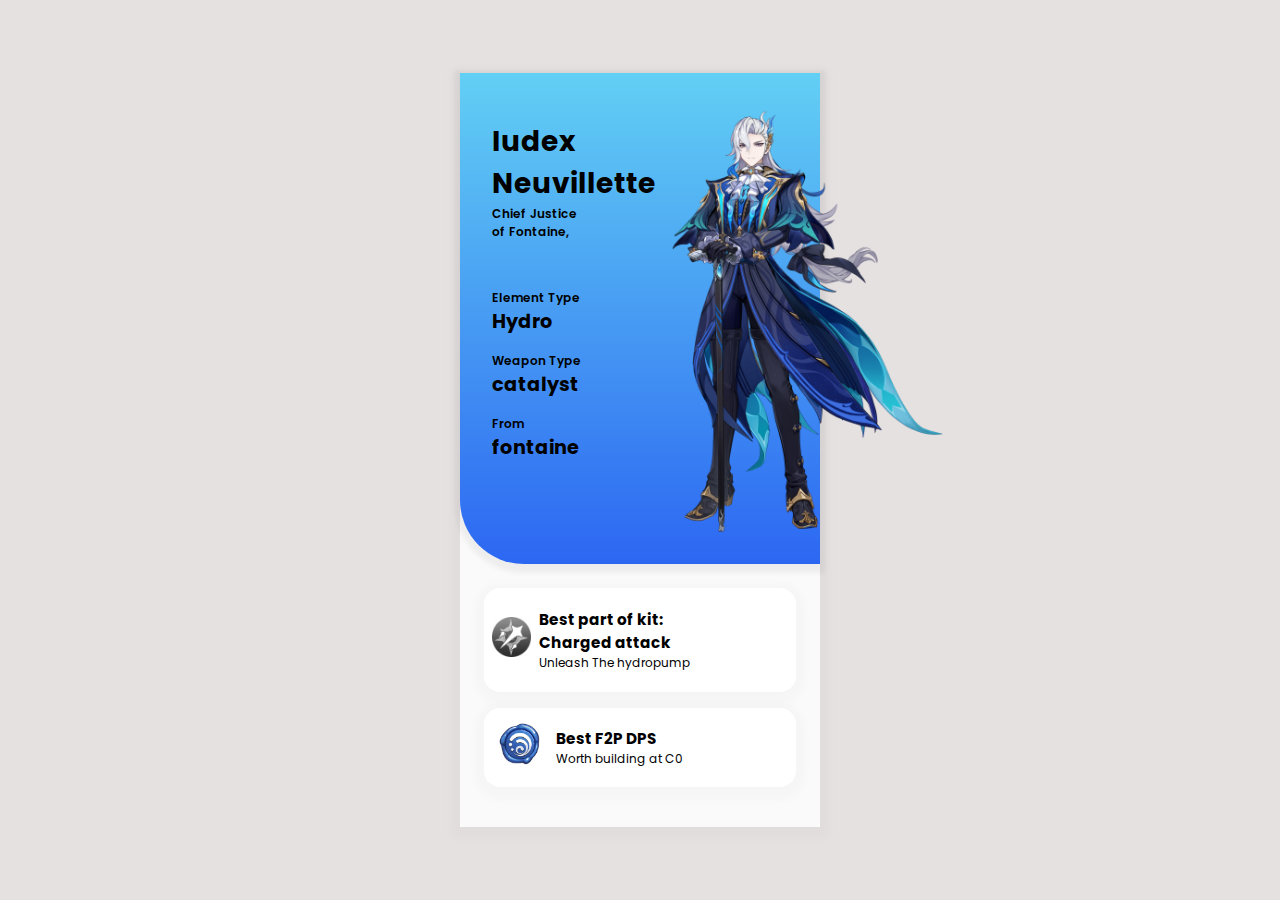
<file: Task-1/index.html>
<!DOCTYPE html>
<html lang="en">

<head>
    <meta charset="UTF-8">
    <meta name="viewport" content="width=device-width, initial-scale=1.0">
    <title>Task-1</title>
    <link rel="stylesheet" href="style.css">
    <link rel="stylesheet" href="https://cdnjs.cloudflare.com/ajax/libs/font-awesome/6.6.0/css/all.min.css"
        integrity="sha512-Kc323vGBEqzTmouAECnVceyQqyqdsSiqLQISBL29aUW4U/M7pSPA/gEUZQqv1cwx4OnYxTxve5UMg5GT6L4JJg=="
        crossorigin="anonymous" referrerpolicy="no-referrer" />
</head>


<body>
    <div class="container">
        <div class="card">
            <div class="main-stats">
                <div class="top">
                    <i class="fa-solid fa-arrow-left"></i>
                </div>
                <main>
                    <div class="stats">
                        <ul>
                            <li>
                                <h2>Iudex Neuvillette</h2>
                                <p>Chief Justice of Fontaine,</p>
                            </li>
                            <li>
                                <p>Element Type</p>
                                <h3>Hydro</h3>
                            </li>
                            <li>
                                <p>Weapon Type</p>
                                <h3>catalyst</h3>
                            </li>
                            <li>
                                <p>From</p>
                                <h3>fontaine</h3>

                            </li>
                        </ul>
                    </div>
                    <div class="img">
                        <img src="./neuvillette_transparent_by_taemuepuan_dgavr9i-fullview.png" alt="image">
                    </div>
                </main>
            </div>
            <div class="sub-details">
                <div class="sub-card main-attack">
                    <div class="icon">
                        <img src="./Catalyst_Unaligned.webp" alt="">
                    </div>
                    <div class="discription">
                        <h4>Best part of kit: Charged attack</h4>
                        <p>Unleash The hydropump</p>
                    </div>
                </div>
                <div class="sub-card dps">
                    <div class="icon">
                        <img src="./Item_Hydro_Sigil.webp" alt="">
                    </div>
                    <div class="dps">
                        <h4>Best F2P DPS</h4>
                        <p>Worth building at C0 </p>
                    </div>
                </div>

            </div>
        </div>
    </div>
</body>

</html>
</file>
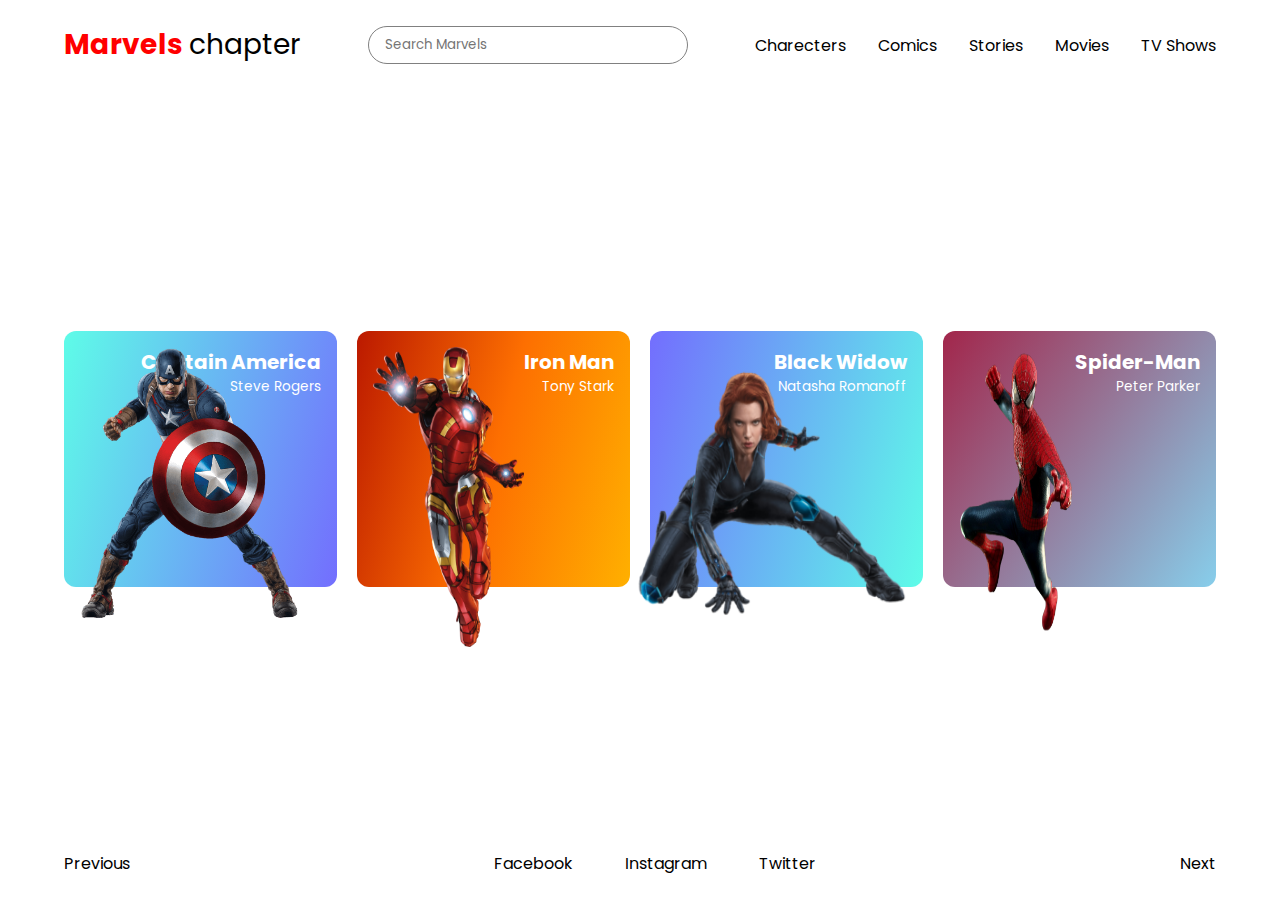
<file: Task-2/index.html>
<!DOCTYPE html>
<html lang="en">

<head>
    <meta charset="UTF-8">
    <meta name="viewport" content="width=device-width, initial-scale=1.0">
    <title>Task-2</title>
    <link rel="stylesheet" href="style.css">
        <link rel="stylesheet" href="https://cdnjs.cloudflare.com/ajax/libs/font-awesome/6.6.0/css/all.min.css"
            integrity="sha512-Kc323vGBEqzTmouAECnVceyQqyqdsSiqLQISBL29aUW4U/M7pSPA/gEUZQqv1cwx4OnYxTxve5UMg5GT6L4JJg=="
            crossorigin="anonymous" referrerpolicy="no-referrer" />

</head>

<body>
    <div class="container">
        <header>
            <div class="logo"><strong>Marvels</strong> chapter</div>
            <div class="search-bar">
                <input type="text" placeholder="Search Marvels">
            </div>
            <nav>
                <ul>
                    <li>Charecters</li>
                    <li>Comics</li>
                    <li>Stories</li>
                    <li>Movies</li>
                    <li>TV Shows</li>
                </ul>
            </nav>
        </header>
        <main>
            <div class="card">
                <div class="img burst">
                    <img src="./captain-america-poster.png" alt="">
                </div>
                <div class="discription">
                    <h3>Captain America</h3>
                    <p>Steve Rogers</p>
                </div>
            </div>
            <div class="card">
                <div class="img">
                    <img src="./ironman_PNG66.png" alt="">
                </div>
                <div class="discription">
                    <h3>Iron Man</h3>
                    <p>Tony Stark</p>
                </div>
            </div>
            <div class="card burst">
                <div class="img">
                    <img src="./black-widow-32-300x232.png" alt="">
                </div>
                <div class="discription">
                    <h3>Black Widow</h3>
                    <p>Natasha Romanoff</p>
                </div>
            </div>
            <div class="card">
                <div class="img">
                    <img src="./dfsf366-6af5acc7-528f-4f8d-af6e-854cef7e5765.png" alt="">
                </div>
                <div class="discription">
                    <h3>Spider-Man</h3>
                    <p>Peter Parker</p>
                </div>
            </div>
        </main>
        <footer>
            <div class="prev">
                <p>Previous</p>
            </div>
            <div class="socials">
                <p>Facebook</p>
                <p>Instagram</p>
                <p>Twitter</p>
            </div>
            <div class="prev">
                <p>Next</p>
            </div>
        </footer>
    </div>

</body>

</html>
</file>
<file: Task-1/style.css>
/* Font import */
@import url('https://fonts.googleapis.com/css2?family=Poppins:ital,wght@0,100;0,200;0,300;0,400;0,500;0,600;0,700;0,800;0,900;1,100;1,200;1,300;1,400;1,500;1,600;1,700;1,800;1,900&family=Roboto:ital,wght@0,100;0,300;0,400;0,500;0,700;0,900;1,100;1,300;1,400;1,500;1,700;1,900&display=swap');


/* CSS reset */


*,
*::before,
*::after {
    box-sizing: border-box;
}

* {
    margin: 0;
    padding: 0;
    text-wrap: balance;
    font-family: 'Poppins';
}

.container {
    min-height: 100dvh;
    width: 100%;
    background-color: #E6E1E1;
    display: grid;
    place-items: center;
    padding-block: 2rem;
    
}

.card{
    background-color: #FAFAFA;
    max-width: 22.5rem;
    padding-bottom: 1rem;
    width: 90%;
    box-shadow: 0 .2rem 9px 9px rgba(0, 0, 0, 0.02);
}


.main-stats{
    display: flex;
    flex-flow: column nowrap;
    background-image: linear-gradient(#62cff4,#2c67f2);
    padding: 1rem;
    gap:1rem;
    border-bottom-left-radius: 4rem;
    box-shadow: 0 .2rem 5px 5px rgba(0, 0, 0, 0.05);
}

main{
    display: flex;
    justify-content: center;
    
    & img{
        width: 200%;
        object-position: left;
        object-fit: cover;
    }
    
    & ul{
        list-style: none;
    }

    & h3{
        font-size: 1.2rem;
    }
}

main .stats{
    padding-top: 1rem;
    padding-left: 1rem;

    & ul{
        display: flex;
        flex-flow: column nowrap;
        gap: 1rem;
        & li:first-child{
            margin-bottom: 2rem;
        }
    }

    & h2{
        font-size: 1.75rem;
    }

    & p{
        font-weight: 600;
        font-size: .75rem;
    }
}



/* Sub card info */

.sub-details{
    display: flex;
    flex-flow: column nowrap;
    gap: 1rem;
    padding: 1.5rem;

    & h4{
        font-size: .95rem;
    }

    & img{
        max-width: 100%;
        height: 2.5rem;
    }
    & p{
        font-size: .75rem;
    }
}


.sub-card{
    display: flex;
    padding: 1.25rem .5rem;
    background-color: #FFFFFF;
    box-shadow: 0 .25rem 9px 9px rgba(0, 0, 0, 0.02);
    border-radius: 1rem;
    align-items: center;
    gap: .5rem;
}

.dps{
    padding-block: .5rem;
}

.dps img{
    height: 3.5rem;
    object-position: left;
    
}
</file>
<file: Task-2/style.css>
@import url('https://fonts.googleapis.com/css2?family=Poppins:ital,wght@0,100;0,200;0,300;0,400;0,500;0,600;0,700;0,800;0,900;1,100;1,200;1,300;1,400;1,500;1,600;1,700;1,800;1,900&family=Roboto:ital,wght@0,100;0,300;0,400;0,500;0,700;0,900;1,100;1,300;1,400;1,500;1,700;1,900&display=swap');

/* CSS reset */


*,
*::before,
*::after {
    box-sizing: border-box;
}

* {
    margin: 0;
    padding: 0;
    text-wrap: balance;
    font-family: 'Poppins';
}


.container {
    height: 100dvh;
    width: 100%;
    background-color: #FFFFFF;
    display: flex;
    flex-flow: column nowrap;
    padding-block: 1rem;

}

/* header style */

header{
    display: flex;
    padding: .5rem 4rem;
    justify-content: space-between;
    align-items: center;
}

header .logo{
    font-size: 1.75rem;
    & strong{
        color: red;
    }  
}

header .search-bar{
    width: 20rem;
    
}
header input{
    padding: .5rem 1rem;
    display: inline-block;
    width: 100%;
    outline: none;
    border: 1px solid gray;
    border-radius: 5rem;
}

header nav ul{
    display: flex;
    list-style: none;
    gap: 2rem;
}


/* Main styling */

main{
    flex:1;
    display: flex;
    flex-wrap: wrap;
    gap: 1.25rem;
    padding: .5rem 4rem;
    align-items: center;
    justify-content: center;

}
.card{
    background-color: black;
    flex: 1;
    height: 16rem;
    border-radius: .75rem;
    color: #fff;
    display: flex;
    padding: 1rem;

    & h3{
        font-size: 1.25rem;
    }
    & p{
        font-size: .85rem;
    }
}
.card .discription{
    text-align: end;
}

.card .img{
    flex: 1;
}

.card img{
    max-width: 100%;
    height: 300px;
}

/* .card .burst{
    object-fit: cover;
} */

main .card:nth-child(1){
    background-image: linear-gradient(105deg,#5efce8,#736efe);
    position: relative;
    & img{
        height: 17rem;
        position: absolute;
        left: -1rem;
        bottom: -2rem;
    }
}
main .card:nth-child(2){
    background-image: linear-gradient(105deg,#BB1900,#FD6F01,#FFB000);
}
main .card:nth-child(3){
    position: relative;
    background-image: linear-gradient(-75deg,#5efce8,#736efe);
    & img{
        height: 16rem;
        position: absolute;
        left: -1rem;
        bottom: -2rem;
    }
}
main .card:nth-child(4){
    background-image: linear-gradient(125deg,#A2264B,skyblue);
}


/* Footer Styling */

footer{
    display: flex;
    justify-content: space-between;
    align-items: flex-start;
    padding: .5rem 4rem;
}

footer .socials *{
    display: inline;
    margin-inline: 1.5rem;
}
</file>
